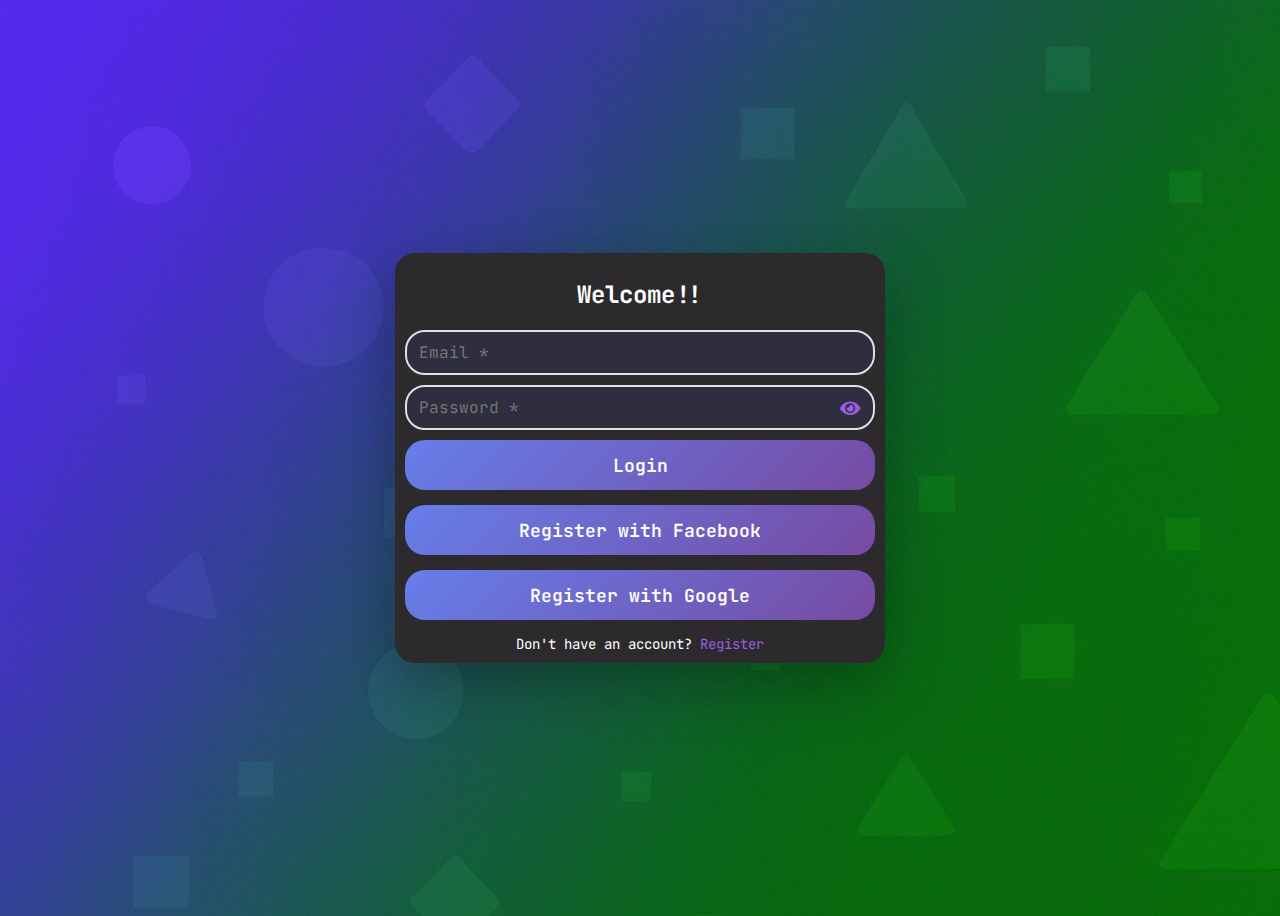
<file: login-register/index.html>
<!DOCTYPE html>
<html lang="en">
<head>
    <meta charset="UTF-8">
    <meta name="viewport" content="width=device-width, initial-scale=1.0">
    <title>Document</title>
    <link rel="stylesheet" href="styles.css">
    <link rel="stylesheet" href="https://cdnjs.cloudflare.com/ajax/libs/font-awesome/5.15.4/css/all.min.css">
    <link href="https://fonts.googleapis.com/css2?family=JetBrains+Mono:wght@400;700&display=swap" rel="stylesheet">

</head>
<body>
    <!-- LOGIN --> 
    <div class="container" id="loginForm">
        <h1>Welcome!!</h1>
        <div class="form-box">
            <input type="email" placeholder="Email *">
            <div class="password-container">
                <input type="password" placeholder="Password *" id="loginPassword">
                <i class="fas fa-eye password-toggle" onclick="togglePasswordVisibility('loginPassword')"></i>
            </div>
            <a href="../home/home.html">
            <button class="btn" onclick="handleLogin()">Login</button>
            </a>
            <button class="btn" onclick="window.open('https://facebook.com', '_blank')">Register with Facebook</button>
            <button class="btn" onclick="window.open('https://accounts.google.com', '_blank')">Register with Google</button>

            <div class="switch"> 
                Don't have an account? <a onclick="showRegister()">Register</a> 
            </div>
        </div>
    </div>


    <!-- REGISTER --> 
    <div class="container" id="registerForm" style="display: none;"> 
        <h1>Create Account</h1> 
        <div class="form-box">
            <input type="text" placeholder="Name *"> 
            <input type="text" placeholder="Surname *"> 
            <input type="text" placeholder="Nickname (Optional)"> 
            <input type="number" placeholder="Age *"> 
            <input type="email" placeholder="Email *"> 
            <div class="password-container">
                <input type="password" placeholder="Password *" id="registerPassword">
                <i class="fas fa-eye password-toggle" onclick="togglePasswordVisibility('registerPassword')"></i>
            </div>
            <div class="password-container">
                <input type="password" placeholder="Repeat password *" id="repeatPassword">
                <i class="fas fa-eye password-toggle" onclick="togglePasswordVisibility('repeatPassword')"></i>
            </div>
            <a href="../home/home.html">
            <button class="btn" id="registerBtn" onclick="validateForm()">Register</button>
            </a>
            <button class="btn" onclick="window.open('https://facebook.com', '_blank')">Register with Facebook</button>
            <button class="btn" onclick="window.open('https://accounts.google.com', '_blank')">Register with Google</button>
            <div class="switch">
                Already have an account? <a onclick="showLogin()">Login</a> 
            </div>
        </div>
    </div>

<script src="script.js"></script>
</body>
</file>
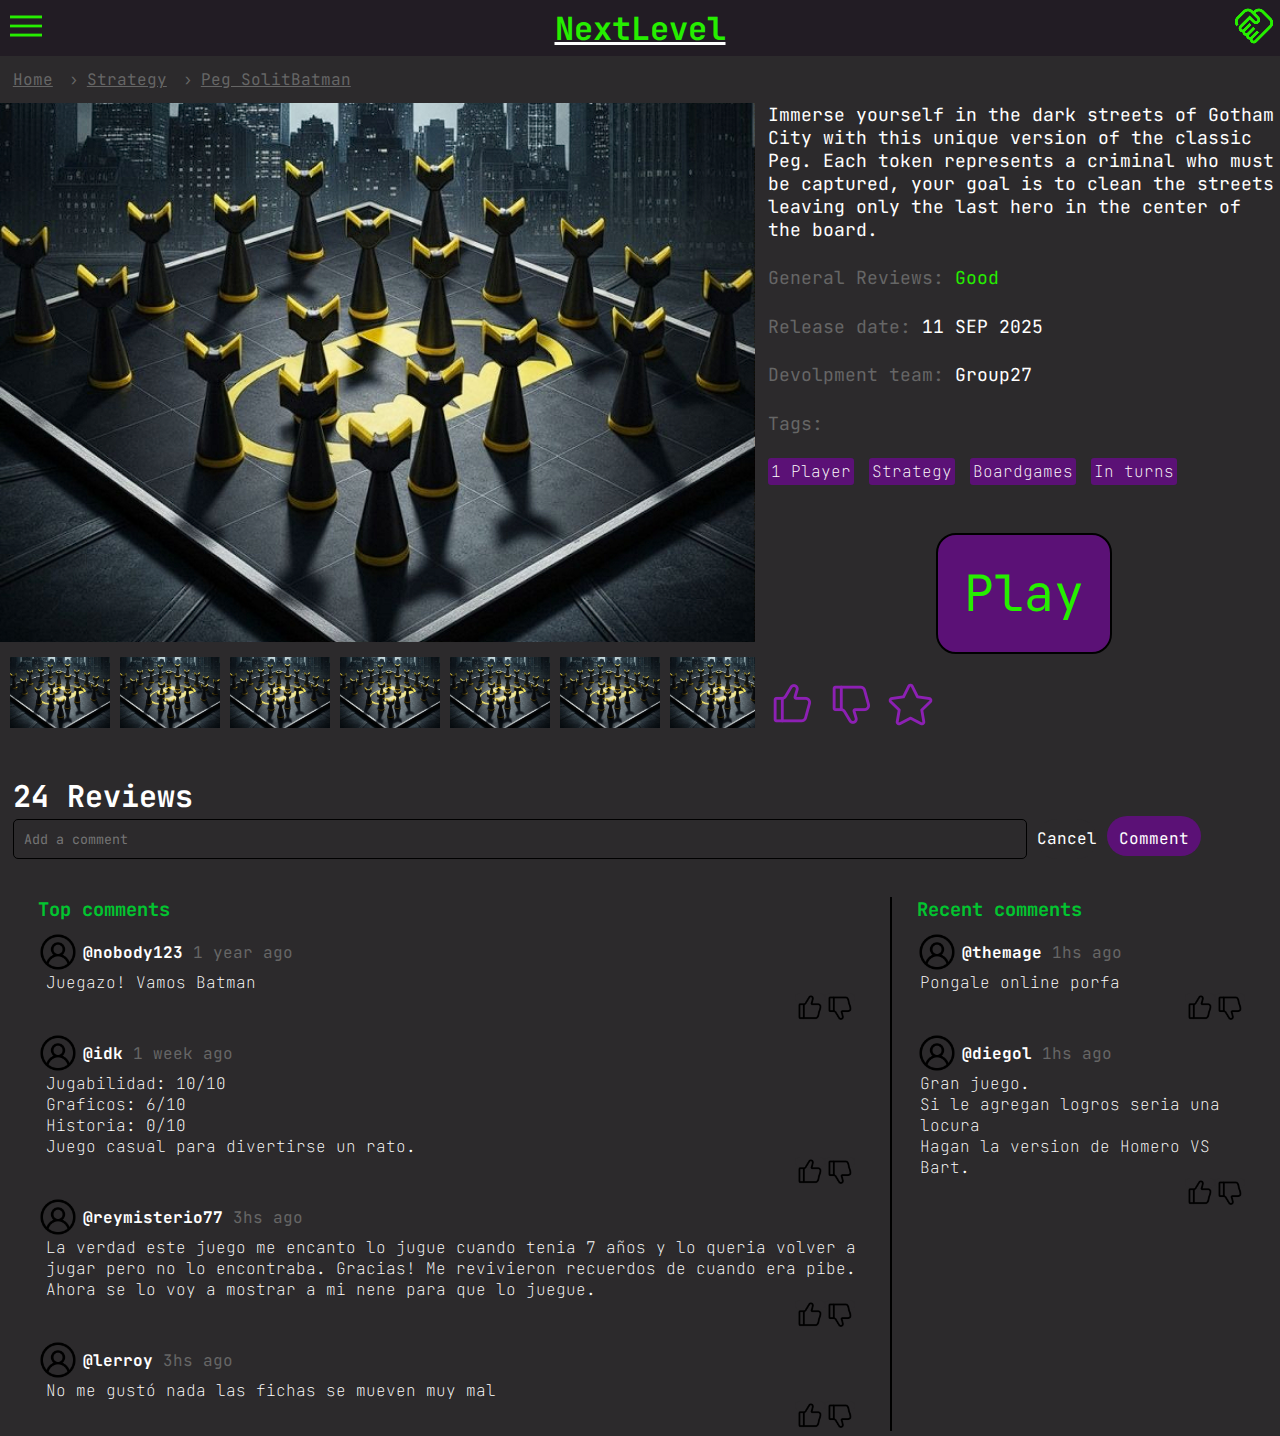
<file: game/Game.html>
<!DOCTYPE html>
<html lang="en">

<head>
    <meta charset="UTF-8">
    <meta name="viewport" content="width=device-width, initial-scale=1.0">
    <title>PegSolitBatman</title>
    <link rel="stylesheet" href="Game.css">
    <link href="https://fonts.googleapis.com/css2?family=JetBrains+Mono:wght@400;700&display=swap" rel="stylesheet">
</head>

<body>

    <header>
        <div class="header-navBar">
            <button><img src="Images/Icons/HamburguerIcon.png" alt="HamburguerIcon"></button>
            <a href="../home/home.html" class="pageName"><h1>NextLevel</h1></a>
            <button><img src="Images/Icons/FriendsIcon.png" alt="FriendsIcon"></button>
        </div>
    </header>

    <main>
        <div class="main-container">
            <section class="game-section">
                <nav aria-label="breadcrumb">
                    <ol class="breadcrumb">
                        <li><a href="/">Home</a></li>
                        <li><a href="/strategy">Strategy</a></li>
                        <li><a href="/strategy/PegSolitBatman">Peg SolitBatman</a></li>
                    </ol>
                </nav>

                <div class="game">
                    <div class="media">
                        <img src="Images/media.png" alt="Mostrando">
                        <div class="media-list">
                            <img src="Images/media.png" alt="Imagen 1">
                            <img src="Images/media.png" alt="Imagen 2">
                            <img src="Images/media.png" alt="Imagen 3">
                            <img src="Images/media.png" alt="Imagen 4">
                            <img src="Images/media.png" alt="Imagen 5">
                            <img src="Images/media.png" alt="Imagen 6">
                            <img src="Images/media.png" alt="Imagen 7">
                            <img src="Images/media.png" alt="Imagen 8">
                        </div>
                    </div>


                    <div class="game-info">
                        <p id="description">Immerse yourself in the dark streets of Gotham City with this unique version
                            of the classic Peg. Each token represents a criminal who must be captured, your goal is to
                            clean the streets leaving only the last hero in the center of the board.</p>
                        <p>General Reviews: <span>Good</span></p>
                        <p>Release date: <span style="color: white;">11 SEP 2025</span></p>
                        <p>Devolpment team: <span style="color: white;">Group27</span></p>
                        <p>Tags:</p>
                        <a href="">1 Player</a>
                        <a href="">Strategy</a>
                        <a href="">Boardgames</a>
                        <a href="">In turns</a>

                        <button id="play">Play</button>
                        <button><img src="Images/Icons/thumbs-up.png" alt="Like"></button>
                        <button><img src="Images/Icons/thumbs-down.png" alt="Dislike"></button>
                        <button><img src="Images/Icons/star.png" alt="Favorites"></button>

                    </div>
                </div>

                <div class="running">
                    <div class="game-execution">
                        <img id="game" src="Images/batman-approves.gif" alt="">
                        <div class="icon-buttons">
                            <button><img src="Images/Icons/help.png" alt="Help"></button>
                            <button><img src="Images/Icons/expand.png" alt="Full-screen"></button>
                            <button><img src="Images/Icons/share.png" alt="Share"></button>
                        </div>
            </section>
            
            <section class="reviews-section">
                <h2>24 Reviews</h2>
                <div class="review-input">
                    <input type="text" name="" id="review" placeholder="Add a comment">
                    <button>Cancel</button>
                    <button id="comment">Comment</button>
                </div>
                <div class="reviews-display">
                    <div class="top-reviews">
                        <h3>Top comments</h2>
                            <div class="comment">
                                <div class="comment-head">
                                    <img src="Images/Icons/profile-circle.png" alt="">
                                    <h4>@nobody123</h4><span>1 year ago</span>
                                </div>
                                <p>Juegazo! Vamos Batman</p>
                                <div class="buttons">
                                    <button><img src="Images/Icons/thumbs-upC.png" alt="Like"></button>
                                    <button><img src="Images/Icons/thumbs-downC.png" alt="Like"></button>
                                </div>

                            </div>
                             <div class="comment">
                                <div class="comment-head">
                                    <img src="Images/Icons/profile-circle.png" alt="">
                                    <h4>@idk</h4><span>1 week ago</span>
                                </div>
                                <p>Jugabilidad: 10/10 <br> Graficos: 6/10 <br> Historia: 0/10 <br> Juego casual para divertirse un rato.</p>
                                <div class="buttons">
                                    <button><img src="Images/Icons/thumbs-upC.png" alt="Like"></button>
                                    <button><img src="Images/Icons/thumbs-downC.png" alt="Like"></button>
                                </div>

                            </div>
                            <div class="comment">
                                <div class="comment-head">
                                    <img src="Images/Icons/profile-circle.png" alt="">
                                    <h4>@reymisterio77</h4><span>3hs ago</span>
                                </div>
                                <p>La verdad este juego me encanto lo jugue cuando tenia 7 años y lo queria volver a jugar pero no lo encontraba. Gracias! Me revivieron recuerdos de cuando era pibe. Ahora se lo voy a mostrar a mi nene para que lo juegue. </p>
                                <div class="buttons">
                                    <button><img src="Images/Icons/thumbs-upC.png" alt="Like"></button>
                                    <button><img src="Images/Icons/thumbs-downC.png" alt="Like"></button>
                                </div>
                            </div>
                            <div class="comment">
                                <div class="comment-head">
                                    <img src="Images/Icons/profile-circle.png" alt="">
                                    <h4>@lerroy</h4><span>3hs ago</span>
                                </div>
                                <p>No me gustó nada las fichas se mueven muy mal</p>
                                <div class="buttons">
                                    <button><img src="Images/Icons/thumbs-upC.png" alt="Like"></button>
                                    <button><img src="Images/Icons/thumbs-downC.png" alt="Like"></button>
                                </div>
                            </div>
                    </div>
                    <div class="recent-reviews">
                        <h3>Recent comments</h2>
                            <div class="comment">
                                <div class="comment-head">
                                    <img src="Images/Icons/profile-circle.png" alt="">
                                    <h4>@themage</h4><span>1hs ago</span>
                                </div>
                                <p>Pongale online porfa</p>
                                <div class="buttons">
                                    <button><img src="Images/Icons/thumbs-upC.png" alt="Like"></button>
                                    <button><img src="Images/Icons/thumbs-downC.png" alt="Like"></button>
                                </div>

                            </div>
                             <div class="comment">
                                <div class="comment-head">
                                    <img src="Images/Icons/profile-circle.png" alt="">
                                    <h4>@diegol</h4><span>1hs ago</span>
                                </div>
                                <p>Gran juego.<br>Si le agregan logros seria una locura<br>Hagan la version de Homero VS Bart.</p>
                                <div class="buttons">
                                    <button><img src="Images/Icons/thumbs-upC.png" alt="Like"></button>
                                    <button><img src="Images/Icons/thumbs-downC.png" alt="Like"></button>
                                </div>

                            </div>
                    </div>
                </div>
            </section>
        </div>

    </main>

    <footer>
        <div class="footer-container">

        </div>
    </footer>
    <script src="Game.js"></script>
</body>

</html>
</file>
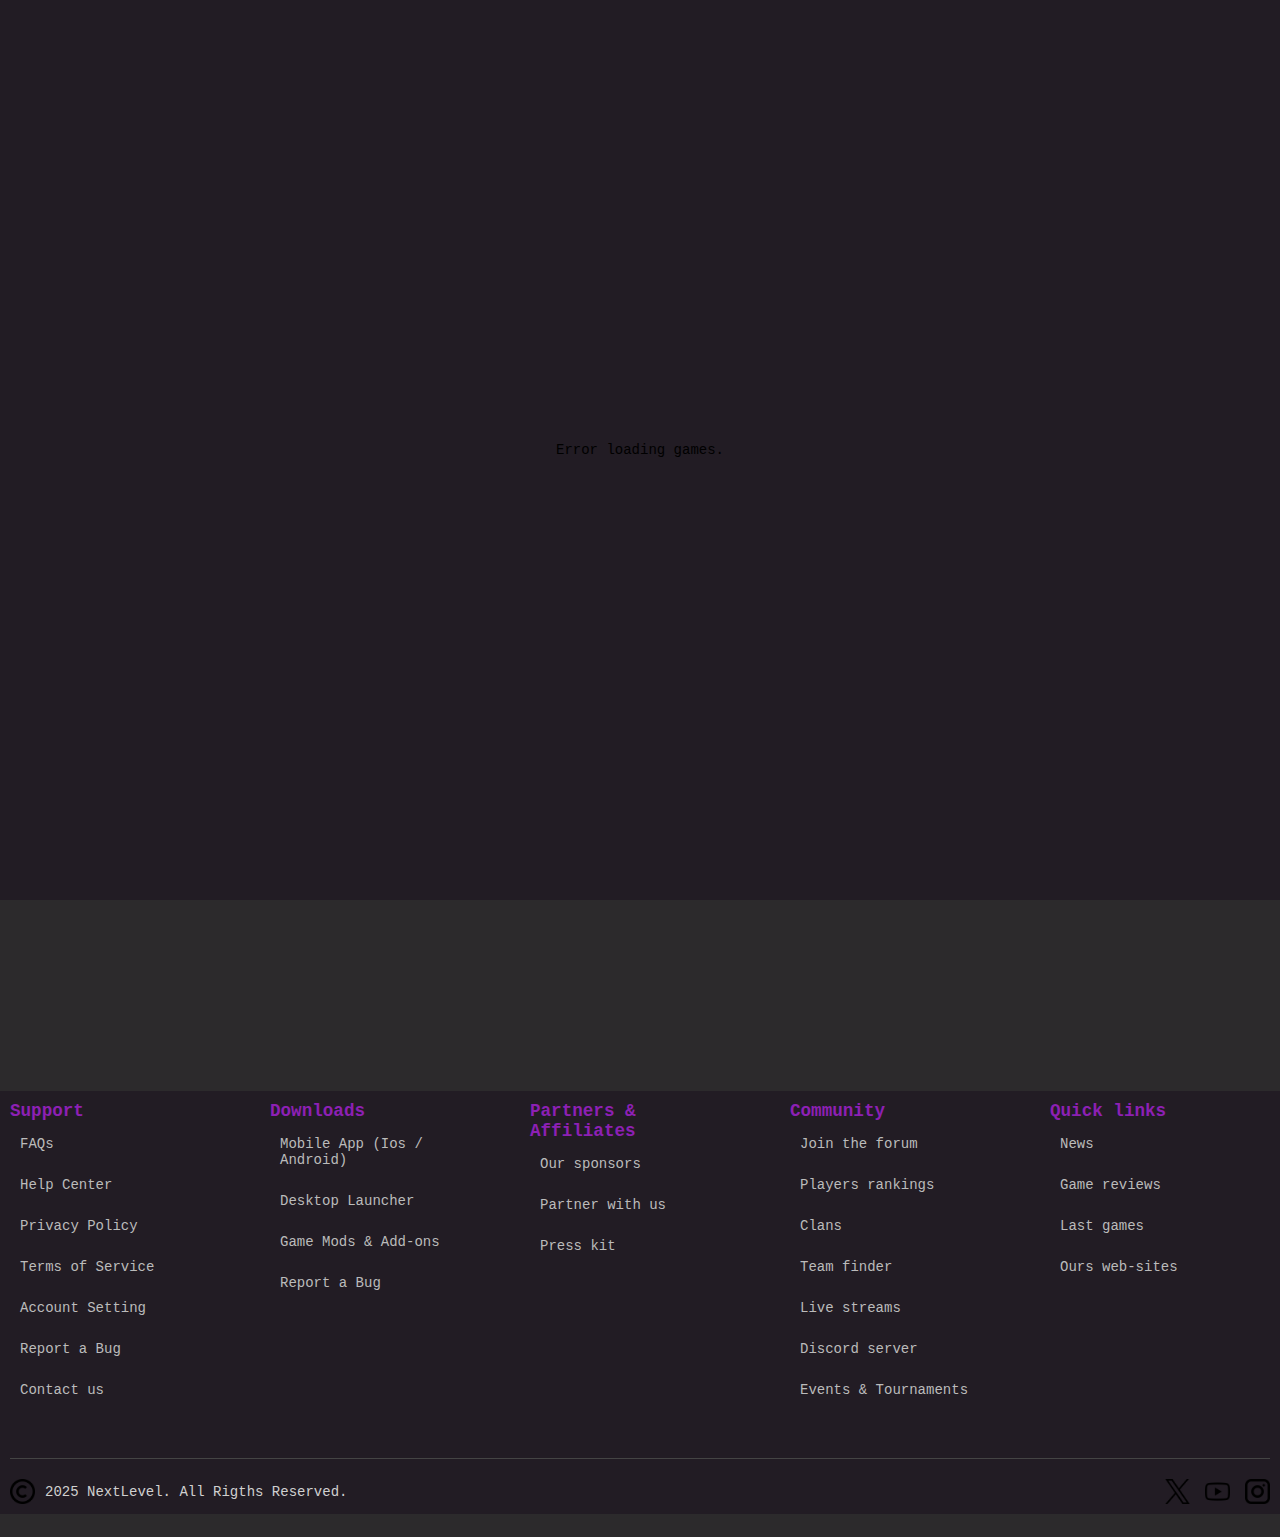
<file: home/home.html>
<!DOCTYPE html>
<html lang="en">
<head>
    <meta charset="UTF-8">
    <meta name="viewport" content="width=device-width, initial-scale=1.0">
    <title>Inicio</title>
    <link rel="stylesheet" href="home.css">
    <link href="https://fonts.cdnfonts.com/css/jetbrains-mono" rel="stylesheet">
</head>
<body>

    <div class="loading-screen" id="loading-screen">
        <div class="loading-container">
            <h1 class="loading-text">Loading...</h1>
            <div class="loading-spinner"></div>
    </div>
    </div>
    <header>
        <div class="header-nav">
            <div class="header-title">    
                <button><img src="Images/Icons/HamburguerIcon.png" alt="HamburguerIcon" id="hamburguer-button"></button>
                <h1>NextLevel</h1>
            </div>
            <div class="header-searchBar">
                <input type="search" placeholder="Search game..." />     
            </div>
            <div class="header-config">
                <button><img src="Images/Icons/config.png" alt="ConfigIcon" id="config-button"></button>
            </div>
        </div>
    </header>

    <main>

        <aside class="hamburguer-section hamburguer-hidden">
            <div class="hamb-categories">
                <p class="categorie"> <img src="Images/Icons/CategorieIcons/home.png" alt=""> Home</p>
                <p class="categorie"> <img src="Images/Icons/CategorieIcons/morePlayed.png" alt=""> More played</p>
                <p class="categorie"> <img src="Images/Icons/CategorieIcons/lastPlayed.png" alt=""> Last played</p>
                <p class="categorie"> <img src="Images/Icons/CategorieIcons/recentlyUpdated.png" alt=""> Recently updated</p>
                <p class="categorie"> <img src="Images/Icons/CategorieIcons/moreLiked.png" alt=""> More liked</p>
                <p class="categorie"> <img src="Images/Icons/CategorieIcons/favorites.png" alt=""> Favorites</p>
                <div class="divisor"></div>
                <p class="categorie"> <img src="Images/Icons/CategorieIcons/espada.png" alt="icon"> Action</p>
                <p class="categorie"> <img src="Images/Icons/CategorieIcons/senderismo.png" alt="icon"> Adventure</p>
                <p class="categorie"> <img src="Images/Icons/CategorieIcons/baloncesto.png" alt="icon"> Basketball</p>
                <p class="categorie"> <img src="Images/Icons/CategorieIcons/control-del-juego.png" alt="icon"> Casual</p>
                <p class="categorie"> <img src="Images/Icons/CategorieIcons/cocina.png" alt="icon"> Cook</p>
                <p class="categorie"> <img src="Images/Icons/CategorieIcons/dados.png" alt="icon"> Dice</p>
                <p class="categorie"> <img src="Images/Icons/CategorieIcons/puerta.png" alt="icon"> Escape</p>
                <p class="categorie"> <img src="Images/Icons/CategorieIcons/multiplayer.png" alt="icon"> Multiplayer</p>
                <p class="categorie"> <img src="Images/Icons/CategorieIcons/races.png" alt="icon"> Races</p>
                <p class="categorie"> <img src="Images/Icons/CategorieIcons/rpg.png" alt="icon"> Rpg</p>
                <p class="categorie"> <img src="Images/Icons/CategorieIcons/deportes.png" alt="icon"> Sports</p>
                <p class="categorie"> <img src="Images/Icons/CategorieIcons/stickman.png" alt="icon"> Stickman</p>
                <p class="categorie"> <img src="Images/Icons/CategorieIcons/terror.png" alt="icon"> Terror</p>
            </div>
        </aside>
    
        <div class="main-content-wrapper">

           <div class="trending-games">
                <h3>Trending Games</h3>
                <div class="carousel-wrapper">
                    <div class="carousel-track">
                        <div class="carousel-t-games">
                            <img class="t-game" src="Images/animatedCarrousel/gta6.jpg" alt="Gta6">
                            <img class="t-game" src="Images/animatedCarrousel/fortnite.jpg" alt="">
                            <img class="t-game" src="Images/animatedCarrousel/peak.jpg" alt="">
                            <img class="t-game" src="Images/animatedCarrousel/repo.jpg" alt="">
                            <a href="../game/Game.html" target="_blank"><img class="t-game" src="Images/animatedCarrousel/pegSolitarie.jpg" alt=""></a>
                            <img class="t-game" src="Images/animatedCarrousel/rocket.jpg" alt="">
                        </div>
                        <div class="carousel-t-games2">
                            <img class="t-game" src="Images/animatedCarrousel/gta6.jpg" alt="Gta6">
                            <img class="t-game" src="Images/animatedCarrousel/fortnite.jpg" alt="">
                            <img class="t-game" src="Images/animatedCarrousel/peak.jpg" alt="">
                            <img class="t-game" src="Images/animatedCarrousel/repo.jpg" alt="">
                            <a href="../game/Game.html" target="_blank"><img class="t-game" src="Images/animatedCarrousel/pegSolitarie.jpg" alt=""></a>
                            <img class="t-game" src="Images/animatedCarrousel/rocket.jpg" alt="">
                        </div>
                    </div>
                </div>
            </div>
            <div class="main-content"></div>
            
        </div>

        <aside class="config-section config-hidden">
            <h3>Configuration</h3>
            <div class="config-sections">
                <div class="c-section">
                    <img src="Images/Icons/avatar.png" alt="">
                    <p>Profile</p>
                </div>
                <div class="c-section">
                    <img src="Images/Icons/config.png" alt="">
                    <p>Setting</p>
                </div>
                <div class="c-section">
                    <img src="Images/Icons/FriendsIcon.png" alt="">
                    <p>Friends</p>
                </div>
            </div>
        </aside>

    </main>

    <footer>
        <div class="footer-links-section">
            <div class="footer-section">
                <h3>Support</h3>
                <div class="footer-links">
                    <p>FAQs</p>
                    <p>Help Center</p>
                    <p>Privacy Policy</p>
                    <p>Terms of Service</p>
                    <p>Account Setting</p>
                    <p>Report a Bug</p>
                    <p>Contact us</p>
                </div>
            </div>
            <div class="footer-section">
                <h3>Downloads</h3>
                <div class="footer-links">
                    <p>Mobile App (Ios / Android)</p>
                    <p>Desktop Launcher</p>
                    <p>Game Mods & Add-ons</p>
                    <p>Report a Bug</p>
                </div>
            </div>
            <div class="footer-section">
                <h3>Partners & Affiliates</h3>
                <div class="footer-links">
                    <p>Our sponsors</p>
                    <p>Partner with us</p>
                    <p>Press kit</p>
                </div>
            </div>
            <div class="footer-section">
                <h3>Community</h3>
                <div class="footer-links">
                    <p>Join the forum</p>
                    <p>Players rankings</p>
                    <p>Clans</p>
                    <p>Team finder</p>
                    <p>Live streams</p>
                    <p>Discord server</p>
                    <p>Events & Tournaments</p>
                </div>
            </div>
            <div class="footer-section">
                <h3>Quick links</h3>
                <div class="footer-links">
                    <p>News</p>
                    <p>Game reviews</p>
                    <p>Last games</p>
                    <p>Ours web-sites</p>
                </div>
            </div>
        </div>

        <div class="footer-rigths-reserved">
            <div class="copyright-section">
                <img src="Images/Icons/copyright.png" alt="copyright" class="footer-icon">
                <p>2025 NextLevel. All Rigths Reserved.</p>
            </div>
            <div class="footer-icons"> 
                <img src="Images/Icons/twitter.png" alt="twitter-icon" class="footer-icon">
                <img src="Images/Icons/youtube.png" alt="youtube-icon" class="footer-icon">
                <img src="Images/Icons/instagram.png" alt="instagram-icon" class="footer-icon">
            </div>
        </div>
    </footer>
    
    <script src="js.js"></script>
</body>
</html>
</file>
<file: game/Game.css>
* {
  margin: 0;
  padding: 0;
  box-sizing: border-box;
  font-family: "JetBrains Mono";
  color: #fff;
}

body {
  max-width: 100%;
  overflow-x: hidden;
  background-color: #2C2A2C;
}
html, body {
  max-width: 100%;
  overflow-x: hidden; /* previene scroll horizontal */
}
/*----------Header Styles---------*/

/*NavBar*/

.header-navBar {
  display: flex;
  justify-content: space-between;
  align-items: center;
  background-color: #221C24;
  padding: 5px 5px;
}

.header-navBar h1 {
  color: #26EE00;
}

.header-navBar button {
  background-color: #221C24;
  cursor: pointer;
  border: 0;
}

.header-navBar button:hover img {
  filter: brightness(1.5);
  transform: scale(1.10);
  transition: 0.2s ease;
}


/*----------Main Styles---------*/

main {
  display: inline;
  align-items: center;
  justify-content: center;
}

main p {
  color: #666;
}

#main-container {
  display: flex;
  flex-wrap: wrap;
  gap: 20px;
}


/*Breadcrumb*/

.breadcrumb {
  list-style: none;
  display: flex;
  gap: 0.5rem;
  padding: 0;
  margin: 1%;
}

.breadcrumb a {
  color: #666;
}

.breadcrumb li {
  display: flex;
  align-items: center;
}

.breadcrumb li+li:before {
  content: "›";     /* Separador */
  margin: 0 0.5rem;
  color: #666;
}


/*GameMedia*/

.game {
  display: inline-flex;
}

.game-info {
  width: 40%;
}

.media {
  width: 60%;
  padding-right: 1%;
}

.media img {
  width: 100%;
}

.media-list {
  display: flex;
  overflow-x: auto;
  gap: 10px;
  padding: 10px;
  white-space: nowrap;
}

.media-list img {
  width: 100px;
  height: 5%;
}


/*GameInfo*/

#description {
  color: #fff;
}

.game-info p {
  margin-bottom: 5%;
  font-size: 18px;
}

.game-info span {
  color: #26EE00;
}

.game-info a {
  padding: 3px;
  font-weight: lighter;
  margin-right: 1%;
  background-color: #5B1176;
  color: #fff;
  border-radius: 3px;
  text-decoration: none;
}

.game-info a:hover {
  background-color: #2E003F;
}

#play {
  cursor: pointer;
  display: block;
  margin-top: 10%;
  margin-left: auto;
  margin-right: auto;
  margin-bottom: 5%;
  background-color: #5B1176;
  border-radius: 20px;
  border: solid black 2px;
  font-size: 50px;
  padding: 5%;
  color: #26EE00;
  transition: transform 0.2s, box-shadow 0.2s;
}

#play:hover {
  background-color: #2E003F;
   transform: translateY(-5px);
}

.game-info button {
  background-color: #2C2A2C;
  cursor: pointer;
  border: 0;
}

.game-info img:hover {
  width: 60px;
}


/*GameExecution*/

.running {
  display: none;
  position: fixed;
  top: 0;
  left: 0;
  width: 100%;
  height: 100%;
  background: rgba(0, 0, 0, 0.7);
  z-index: 1000;
  justify-content: center;
  align-items: center;
}

.running.show {
  display: flex;
}

.running .game-execution {
  background: #222;
  padding: 20px;
  border-radius: 10px;
  box-shadow: 0 4px 15px rgba(0,0,0,0.5);
}

.game-execution {
  position: relative;
  display: flex;
  width: 100%;
  justify-content: center;
  align-items: center;
}

.running img {
  width: 100%;
}

#game {
  width: 70%;
}

.icon-buttons {
  position: absolute;
  top: 10px;
  right: 10px;
  display: flex;
  width: 10%;
}

.icon-buttons button {
  background: none;
  border: none;
  padding: 0;
  cursor: pointer;
}


/*GameReviews*/

.reviews-section{
  margin-top: 3%;
    margin-left: 1%;
}
.reviews-section h2{
  font-size: 30px;
  color: #fff;
}
.reviews-section input{
  border: 1px solid black;
  border-radius: 5px;
  padding: 10px;
  background-color: #2C2A2C;
  width: 80%;
  color: #fff;
}
#comment{
  height: 40px;
  padding: 12px;
  border: none;
  border-radius: 20px;
  background: #5B1176;
  color: #fff;
  font-size: 16px;  
  cursor: pointer;
  transition: transform 0.2s, box-shadow 0.2s;
}
.reviews-section button{
 height: 40px;
  border: none;
  border-radius: 20px;
  background: #2C2A2C;
  color: #fff;
  font-size: 16px;  
  cursor: pointer;
}
#comment:hover {
  background: #2E003F;
  transform: translateY(-2px);
}

.reviews-display{
  margin-top: 3%;
  margin-left: 2%;
  display: flex;
}
.top-reviews{
width: 70%;
padding-right: 2%;
}
.top-reviews h3 {
  color: #02c530;
}
.recent-reviews{
  width: 30%;
  padding-left: 2%;
  border-left: solid #000000 2px;
  margin-right: 2%;
}
.recent-reviews h3 {
  color: #02c530;

}
.comment{
  margin-top: 10px;
  position: relative;
  padding-bottom: 30px;
}
.comment-head{
  display: flex;
  align-items: center;
}
.comment-head img {
  height: 40px;
  width: auto;
  padding-right: 5px;
}
.comment-head span{
  margin-left: 10px;
  color: #666;
}
.comment p{
  color: #fff;
  margin-left: 1%;
  font-weight: 10;
}
.buttons{
  display: flex;
  position: absolute;
  right: 10px;
}
.buttons button{
  height: 10px;
  
  align-items: center;
}
.buttons img{
  max-width: 30px;
}


@media (max-width: 1000px) {
.game{
  display: block;
}
  .media{
  width: 100%;
}
.game-info {
    width: 100%;
}
.game-info p {
    margin-bottom: 0;
    font-size: 18px;
}
.game-info p{
  font-size: smaller;
}
#play{
  margin-top: 0;
  margin-bottom: 0;
}
.reviews-display{
  display: block;
}
.top-reviews{
  width: 100%;
}
.recent-reviews{
  width: 100%;
  margin-top: 4%;
  border-top: solid #666 2px;
  padding-top: 2%;
  border-left: none;
}
}

@media (max-width: 480px) {
body {
  padding: 10px;
}

.container {
  width: 100%;
  max-width: 100%;
  padding: 15px;
  border-radius: 12px;
}
h1 {
  font-size: 18px;
}
input,button {
  font-size: 14px;
 
}
.game{
  display: block;
}
.media{
  width: 100%;
}
.game-info {
    width: 100%;
}
.top-reviews{
  width: 100%;
}
.recent-reviews{
  display: none;
}
}
</file>
<file: home/home.css>
* {
    margin: 0;
    padding: 0;
    box-sizing: border-box;
}
body {
    font-size: 14px;
    background-color: #2C2A2C;
    font-family: 'JetBrains Mono', monospace;
}

/*========== HEADER ==========*/
header {
    position: fixed;
    top: 0;
    width: 100%;
    z-index: 100;
    height: 50px;
    background-color: #221C24;
}

.header-nav{
    display: flex;
    justify-content: space-between;
    align-items: center;
}

.header-nav img, button, input {
    background-color: #221C24;
    border: none;
}

.header-nav input {
    border-radius: 20px;
    border: 1px solid black;
    padding: 5px;
    background-color: #2C2A2C;
}

.header-searchBar input:focus {
    outline: none;
    box-shadow: 0 0 5px #26EE00;
    color: #fff;
    border: none;
}

.header-title h1 {
    display: none;
}

/*========= MAIN ==========*/
main {
    margin-top: 50px;
    display: flex;
    flex-direction: row;
    overflow-x: hidden;
}

.main-content-wrapper {
    flex:1;
    min-width: 0;
    display: flex;
    flex-direction: column;
    transition: all 0.5s ease;
}

/*--- Hamburguer ---*/
.hamburguer-section {
    border-right: 1px solid black;
    transition: all 0.5s ease;
    overflow-y: auto;
}

.hamburguer-section::-webkit-scrollbar {
    display: none;
}

.hamb-categories {
    color: #fff;
    display: flex;
    flex-direction: column;
    gap: 15px;
    padding: 5px;
}

.categorie img {
    display: none;
}

.divisor {
    border-bottom: 1px solid black;
}

/*--- Trending Games Carousel*/
.trending-games {
    display: flex;
    flex-direction: column;
    padding: 10px;
    gap: 10px;
}

.trending-games h3 {
    font-size: 24px;
    color: #26A700;
}

.carousel-t-games {
    overflow-x: auto;
    display: flex;
    gap: 5px;
}

.carousel-t-games::-webkit-scrollbar {
    display: none;
}

.carousel-t-games2 {
    display: none;
}

.t-game {
    flex: 0 0 150px;
    width: auto;
    height: 100px;
    border-radius: 15px;
    transition: transform 0.3s ease;
}

.carousel-t-games, .trending-games {
    min-width: 0;
}

/*--- Generes Carousels---*/
.main-content {
    padding: 10px;
    gap: 15px;
    display: flex;
    flex-direction: column;
}

.genre-section h2 {
    font-size: 20px;
    color: #26A700;
}

.carousel-section {
    position: relative;
    width: 100%;
    overflow: hidden; 
}

.carousel {
    display: flex;
    gap: 10px;
    overflow-x: auto;
    padding-bottom: 8px;
}

.carousel::-webkit-scrollbar {
    display: none;
}

.carousel-btn {
    display: none;
}

.game-card {
  display: flex;
  flex-direction: column;
  align-items: center;
  flex: 0 0 auto;
  border-radius: 10px;
  background-color: #221c24;
  color: #fff;
  overflow: hidden;
  width: 150px;
  height: 130px;
  cursor: pointer;
}

.game-card img {
  width: 100%;
  height: 100px;
  object-fit: cover;
}

.game-card p {
  padding: 5px;
  font-size: 14px;
  width: 100%;
  text-overflow: ellipsis;
  white-space: nowrap;
  overflow: hidden;
  text-align: center;
}

/*--- Friends---*/
.friends-section {
    padding: 5px;
    display: flex;
    flex-direction: column;
    border-left: 1px solid black;
    transition: all 0.5s ease;
}

.friends {
    display: flex;
    flex-direction: column;
    gap: 5px;
}

.friend {
    padding-top: 5px;
    padding: 3px;
    display: flex;
    align-items: center;
    gap: 5px;
    border: 1px solid black;
    border-radius: 5px;
    overflow-x: hidden;
}

.friend img {
    height: 20px;
    width: auto;
}

.tag {
    font-size: 10px;
    color: #25b00a;
}

/*========= FOOTER ==========*/
footer {
    background-color: #221C24;
    display: block;
    padding: 10px;
}

.footer-links-section {
    display: flex;
    flex-wrap: wrap;
    gap: 35px;
    margin-bottom: 10px;
}

.footer-section h3{
  color: #8D20B4;
}

.footer-links {
  display: flex;
  flex-direction: column;
  gap: 5px;
  padding-top: 5px;
}

.footer-links p {
  font-size: 0.9rem;
  color: #bbb;
  margin: 10px;
  cursor: pointer;
}

.footer-rigths-reserved {
    padding-top: 10px;
    border-top: 1px solid #444;
    display: flex;
    align-items: center;
}

.copyright-section {
    display: flex;
    align-items: center;
    gap: 10px;
}

.copyright-section p {
  color: #d0d0d0;
}

.footer-icons {
    display: flex;
    gap: 10px;
}

.footer-icon {
    height: auto;
    width: 25px;
}

/*========= Medidas Desktop ========*/
@media (min-width: 768px) {

body::-webkit-scrollbar {
    display: none;
}

/*===== Header =====*/
.header-title {
    display: flex;
    flex-direction: row;
    gap: 5px;
}

.header-title h1 {
    font-size: 32px;
    color: #26EE00;
    display:contents;
}

.header-searchBar {
    width: 40%;
}

.header-nav input {
    height: 30px;
    width: 100%;
}

.header-navBar button {
    cursor: pointer;
    align-items: center;
    display: flex;
}

.header-nav button img {
    cursor: pointer;
    transition: all 0.5s ease-in-out;
}

.header-nav button:hover img {
    transform: scale(1.10);
}

/*========== Main ==========*/

/*--- Hamburguer ---*/

.hamb-categories {
    gap: 0px;
}

.categorie {
    display: flex;
    flex-direction: row;
    gap: 5px;
    font-size: 18px;
    transition: all 0.2s ease-in-out;
    cursor: pointer;
    border-radius: 5px;
    padding: 10px;
    margin: 5px;
}

.categorie:hover {
    color: #26EE00;
    background-color: rgba(38, 238, 0, 0.1);
    transform: translateX(5px);   
}

.categorie img {
    display: flex;
    height: 20px;
    width: 20px;
}

/*--- Trending games ---*/
.trending-games h3 {
    font-size: 28px;
}

.carousel-wrapper {
    width: 100%;
    overflow: hidden;
}

.carousel-track {
    width: max-content;
    animation: spin 25s linear infinite;
    display: flex;
}

.carousel-track:hover, .carousel-t-games, .carousel-t-games2{
    animation-play-state: paused;
}

.carousel-t-games, .carousel-t-games2 {
    display: flex;
}

.t-game {
    height: 140px;
    border-radius: 15px;
    padding-right: 10px;
}

@keyframes spin {
  from {
    transform: translateX(0);
  }
  to {
    transform: translateX(-50%);
  }
}

.carrousel-wrapper:hover .carousel-t-games {
    animation-play-state: paused;
}

/*--- Section Carousels ---*/

.carousel-section {
  display: flex;
  flex-direction: row;
  align-items: center;
  gap: 5px;
}
.carousel {
  padding: 10px;
}

.game-card:hover {
  transition: 0.250ms ease-in-out;
  transform: scale(1.05);
  box-shadow: 0 0 10px rgba(38, 238, 0, 0.6);
}

.carousel-btn {
  justify-content: center;
  display: flex;
  background-color: rgba(34, 28, 36, 0.9);
  color: #26ee00;
  font-size: 30px;
  cursor: pointer;
  border-radius: 50%;
  min-width: 30px;
}

.genre-section h2 {
  margin-left: 45px;
}

.carousel-btn:hover {
  background-color: #26ee00;
  color: #221c24;
  transition: 0.3s ease-in-out;
}

.game-card.animate {
  animation: carrousel-animation 0.6s ease;
}

.game-card.animate-right {
  animation: slide-right 0.6s ease;
}

.game-card.animate-left {
  animation: slide-left 0.6s ease;
}

@keyframes carrousel-animation {
  0% {
    transform: scaleX(1) scaleY(1) skewY(0deg) translateY(0);
  }
  25% {
    transform: scaleX(1.15) scaleY(0.8) skewY(4deg) translateY(15px);
  }
  50% {
    transform: scaleX(1.3) scaleY(0.9) skewY(8deg) translateY(25px);
  }
  75% {
    transform: scaleX(1.12) scaleY(0.95) skewY(4deg) translateY(18px);
  }
  100% {
    transform: scaleX(1) scaleY(1) skewY(0deg) translateY(0);
  }
}

@keyframes slide-right {
  0% {
    transform: translateX(80px) scale(0.8);
    opacity: 0.5;
  }
  50% {
    transform: translateX(-5px) scale(1.05);
    opacity: 1;
  }
  100% {
    transform: translateX(0) scale(1);
    opacity: 1;
  }
}

@keyframes slide-left {
  0% {
    transform: translateX(-80px) scale(0.8);
    opacity: 0.5;
  }
  50% {
    transform: translateX(5px) scale(1.05);
    opacity: 1;
  }
  100% {
    transform: translateX(0) scale(1);
    opacity: 1;
  }
}


/*--- Friends ---*/

.friends-section {
    padding: 10px;
}

.friends-section h3 {
    font-size: 20px;
}

.friend:hover {
  transform: scale(1.05);
  transition: 0.250ms ease-in-out;
}

.friend img {
    height: 30px;
    width: auto;
}

.tag {
    font-size: 22px;
}

/*===== Footer =====*/
footer {
    display: flex;
    flex-direction: column;
    gap: 40px;
    padding: 10px;
}

.footer-links-section {
    display: grid;
    grid-template-columns: repeat(auto-fit, minmax(180px, 1fr));
    gap: 40px;
}

.footer-section h3 {
  color: #8D20B4;
  font-size: 1.1rem;
  position: relative;
}

.footer-links {
  gap: 5px;
}

.footer-links p {
  font-size: 14px;
  color: #bbb;
  margin: 10px;
  transition: all 0.3s ease;
  cursor: pointer;
}

.footer-links p:hover {
  color: #26EE00;
  transform: translateX(5px);
}

/* ---- Derechos reservados ---- */
.footer-rigths-reserved {
  padding-top: 20px;
  display: flex;
  justify-content: space-between;
  align-items: center;
  flex-wrap: wrap;
}

.footer-icons {
  display: flex;
  gap: 15px;
}

.footer-icon:hover {
  transform: scale(1.2);
  filter: drop-shadow(0 0 6px #26EE00);
}

}

/*=== Clases para utilizar en el JS ===*/

/*
.expand-left {
    margin-left: 20%;
}

.expand-right {
    margin-right: 20%;
}

.none-expand {
    margin-left: 0;
    margin-right: 0;
}

.both-expanded {
    margin-left: 20%;
    margin-right: 20%;
}

*/

.hamburguer-hidden {
    transform: translateX(-100%);
    width: 0;
    padding: 0;
    opacity: 0;
}

.friends-hidden {
    transform: translateX(100%);
    width: 0;
    padding: 0;
    opacity: 0;
}

/*=== Animacion de Loading ===*/

.loading-screen {
  position: fixed;
  top: 0;
  left: 0;
  width: 100%;
  height: 100vh;
  background-color: #221c24;
  display: flex;
  justify-content: center;
  align-items: center;
  z-index: 1000;
  animation: disapear 1s ease 5s forwards;
}

.loading-container {
  display: flex;
  flex-direction: column;
  align-items: center;
  gap: 20px;
}

.loading-text {
  font-size: 48px;
  color: #fff;
  font-weight: bold;
  position: relative;
  animation: pintado-del-texto 5s ease forwards;
}

.loading-text::before {
  display: none;
}

.loading-spinner {
  width: 50px;
  height: 50px;
  border: 5px solid rgba(255, 255, 255, 0.2);
  border-top-color: #26ee00;
  border-radius: 50%;
  animation: circulo-carga 1s linear infinite;
}

@keyframes circulo-carga {
  to {
    transform: rotate(360deg);
  }
}

@keyframes pintado-del-texto {
  0% {
    color: #ffffff;
  }
  25% {
    color: #99d28e;
  }
  50% {
    color: #6ed359;
  }
  75% {
    color: #47dc2a;
  }
  100% {
    color: #26ee00;
  }
}

@keyframes disapear {
  to {
    opacity: 0;
    visibility: hidden;
  }
}
</file>
<file: login-register/styles.css>
/* ==============================
   RESET BÁSICO
============================== */
* {
  box-sizing: border-box;
}

/* ==============================
   FONDO DE PANTALLA
============================== */
body {
  background-image: url("img/background.jpeg");
  min-height: 100vh;  /*altura de la ventana*/
  display: flex;
  justify-content: center;
  align-items: center;
  position: relative;
  padding: 15px;
  overflow-y: auto; /*scroll*/

}

button, input,h1, h2, body, .switch, switch a, .switch a:hover, a{
  font-family: "JetBrains Mono", monospace;
}

/* ==============================
   CONTENEDOR PRINCIPAL
============================== */
.container {
  background-color: #2C2A2C;
  padding: 10px;
  border-radius: 20px;
  box-shadow: 0 20px 60px rgba(0, 0, 0, 0.3);
  display: flex;
  flex-direction: column;
  align-items: center;
  width: 100%;
  max-width: 490px;
  max-height: 750px;
}

/* ==============================
   CONTENEDOR DE CONTRASEÑA CON OJO
============================== */
.password-container {
  position: relative;
  width: 100%;
  margin-bottom: 10px; /* Espacio debajo del input de contraseña */
  width: 100%;
  height: 45px;
}

/* Estilos para el input dentro del contenedor */
.password-container input[type="password"],
.password-container input[type="text"] { 
  width: 100%;
  padding-right: 40px; /* Deja espacio para el icono */
}

/*ojo */
.password-toggle {
  position: absolute;
  right: 15px;
  top: 50%;
  transform: translateY(-50%);
  cursor: pointer;
  color: #9b5de5;
  font-size: 18px;
  transition: color 0.3s;
}

.password-toggle:hover {
  color: #f15bb5; 
}
/* ==============================
   TÍTULOS
============================== */
h1,
h2 {
  color: white;
  margin-bottom: 20px;
  text-align: center;
  font-size: 24px;
 
}

/* ==============================
   INPUTS
============================== */
input[type="text"],
input[type="email"],
input[type="password"],
input[type="number"] {
  width: 100%;
  height: 45px;
  padding: 12px;
  border: 2px solid #e0e0e0;
  border-radius: 20px;
  background: #2e2e3e;
  color: #fff;
  font-size: 16px;
  outline: none;
  transition: border-color 0.3s;
  margin-bottom: 10px;
}
input[type="text"]:focus,
input[type="email"]:focus,
input[type="password"]:focus,
input[type="number"]:focus {
  background: #3e3e55;
  box-shadow: 0 0 8px rgba(155, 93, 229, 0.6);
  outline: none; /*conserva el mismo tamanio*/
}


/*desactiva el spinner de age*/
input[type=number]::-webkit-inner-spin-button,
input[type=number]::-webkit-outer-spin-button {
  -webkit-appearance: none;
  margin: 0;
}

input[type=number] {
  -moz-appearance: textfield;
}

/* ==============================
   BOTONES
============================== */
button {
  width: 100%;
  max-width: 100%;
  height: 50px;
  padding: 12px;
  margin-bottom: 15px;
  border: none;
  border-radius: 20px;
  background: linear-gradient(135deg, #667eea 0%, #764ba2 100%);
  color: #fff;
  font-size: 18px;
  font-weight: 600;
  cursor: pointer;
  transition: transform 0.2s, box-shadow 0.2s;
}

button:hover {
  background: #7a3bd4;
  transform: translateY(-2px);
}
/* ==============================
 SWITCH
============================== */
.switch {
  color: #ffffff;
  font-size: 14px;
  text-align: center;
}

.switch a {
  color: #9b5de5;
  text-decoration: none;
  cursor: pointer;
  transition: color 0.3s;
}

.switch a:hover {
  color: #f15bb5;
}
/* ==============================
   ANIMATION
============================== */
@keyframes bounceSuccess {
  0%   { transform: scale(1); }
  20%  { transform: scale(1.1); }
  40%  { transform: scale(0.95) translateY(-5px); }
  60%  { transform: scale(1.05) translateY(3px); }
  80%  { transform: scale(0.98) translateY(-2px); }
  100% { transform: scale(1) translateY(0); }
}

.btn.success {
  animation: bounceSuccess 1s ease;
  background-color: #28a745 !important;
  color: white !important;
}


/* ==============================
   RESPONSIVE
============================== */
@media (max-width: 480px) {
body {
  padding: 10px;
}

.container {
  width: 100%;
  max-width: 100%;
  padding: 15px;
  border-radius: 12px;
}
h1 {
  font-size: 18px;
}

input,button {
  font-size: 14px;
  height: 40px;
}
}
</file>
